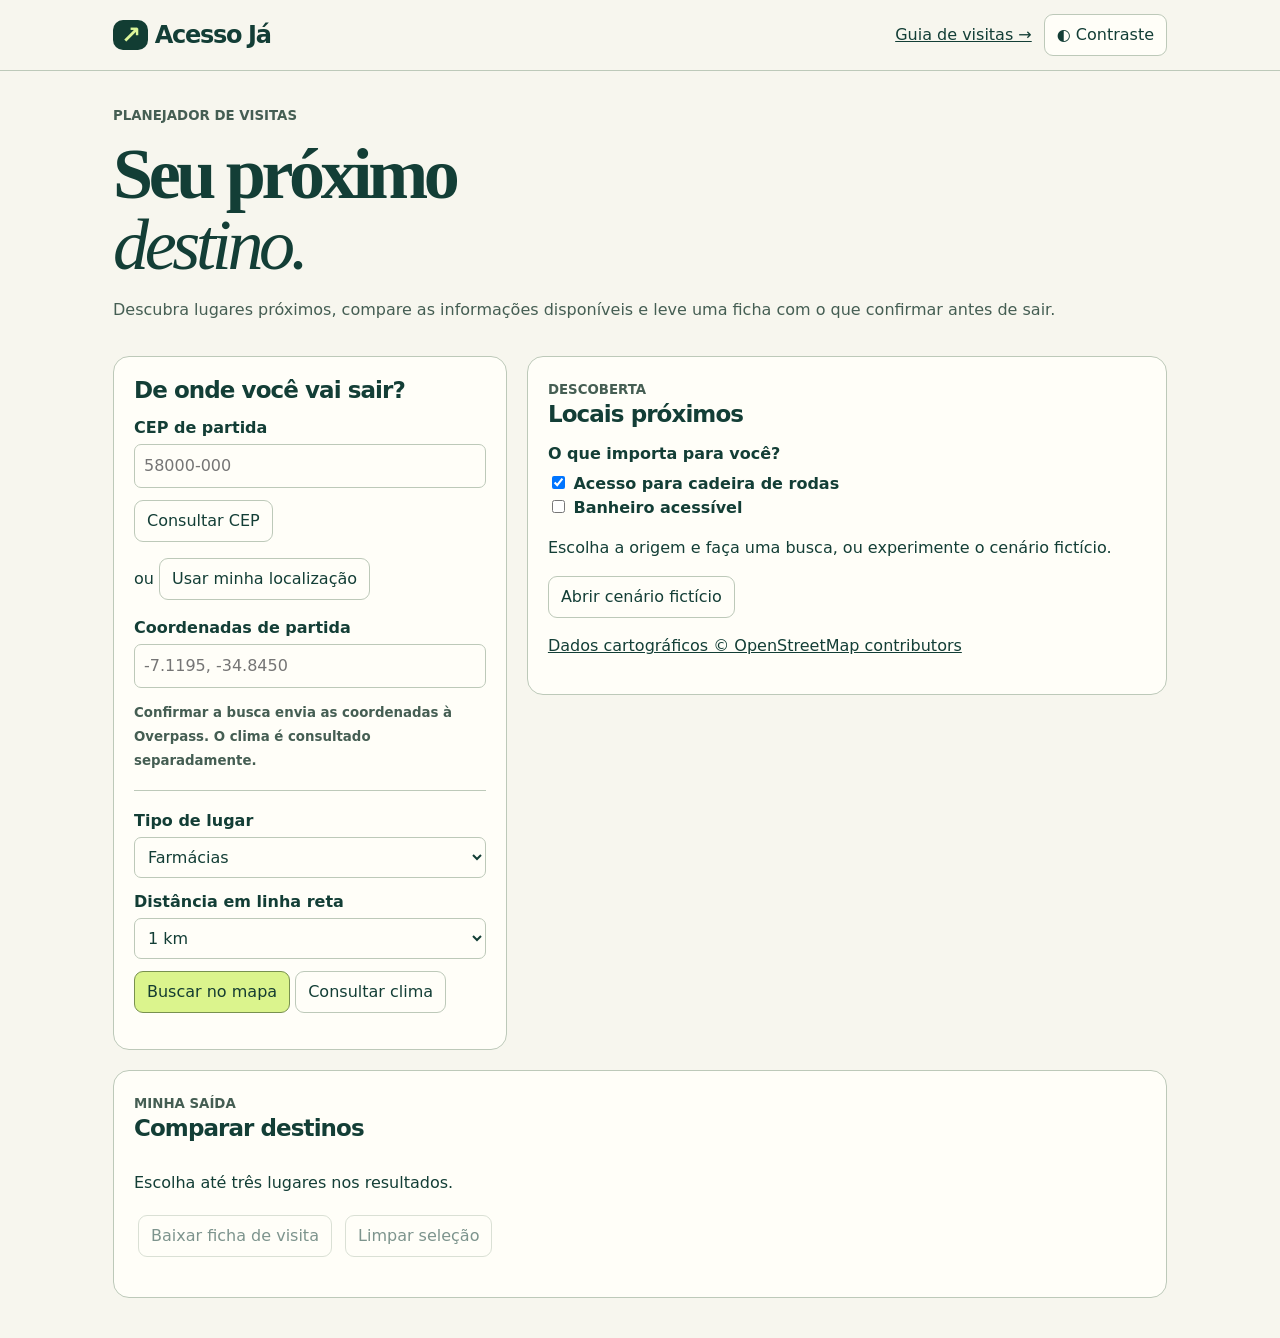
<file: index.html>
<!doctype html><html lang="pt-BR"><head><meta charset="utf-8"><meta name="viewport" content="width=device-width, initial-scale=1"><title>Acesso Já · Planejar uma saída</title><link rel="stylesheet" href="estilo.css"><link rel="stylesheet" href="radar.css"></head><body><a class="skip" href="#origem">Pular para origem</a><header><div class="wrap bar"><strong class="brand"><i>↗</i> Acesso Já</strong><a href="guia.html">Guia de visitas →</a><button id="contraste" aria-pressed="false">◐ Contraste</button></div></header><main class="wrap">
<section class="hero"><small>PLANEJADOR DE VISITAS</small><h1>Seu próximo<br><em>destino.</em></h1><p>Descubra lugares próximos, compare as informações disponíveis e leve uma ficha com o que confirmar antes de sair.</p></section>
<div class="desk"><section class="panel" id="origem"><h2>De onde você vai sair?</h2><form id="postal"><label for="cep">CEP de partida</label><input id="cep" maxlength="9" placeholder="58000-000" required><button>Consultar CEP</button></form><p>ou <button id="gps">Usar minha localização</button></p><label for="coord">Coordenadas de partida</label><input id="coord" placeholder="-7.1195, -34.8450"><small>Confirmar a busca envia as coordenadas à Overpass. O clima é consultado separadamente.</small><hr><label for="categoria">Tipo de lugar</label><select id="categoria"><option value="pharmacy">Farmácias</option><option value="restaurant">Restaurantes</option><option value="clinic">Clínicas</option><option value="library">Bibliotecas</option><option value="toilets">Banheiros públicos</option></select><label for="raio">Distância em linha reta</label><select id="raio"><option value="1000">1 km</option><option value="2500">2,5 km</option><option value="5000">5 km</option></select><button class="accent" id="buscarMapa">Buscar no mapa</button> <button id="clima">Consultar clima</button><p id="noticia" role="status"></p><div id="tempo"></div></section>
<section class="panel"><small>DESCOBERTA</small><h2>Locais próximos</h2><fieldset id="necessidades"><legend>O que importa para você?</legend><label><input type="checkbox" value="access" checked> Acesso para cadeira de rodas</label><label><input type="checkbox" value="wc"> Banheiro acessível</label></fieldset><p id="resumo" aria-live="polite">Escolha a origem e faça uma busca, ou experimente o cenário fictício.</p><button id="exemplo">Abrir cenário fictício</button><div id="resultados"></div><p><a href="https://www.openstreetmap.org/copyright">Dados cartográficos © OpenStreetMap contributors</a></p></section></div>
<section class="panel shortlist"><small>MINHA SAÍDA</small><h2>Comparar destinos</h2><div id="quadro"></div><button id="baixar">Baixar ficha de visita</button> <button id="limpar">Limpar seleção</button><p id="mensagem" role="status"></p></section></main><script src="modelo.js"></script><script src="radar.js"></script></body></html>
</file>
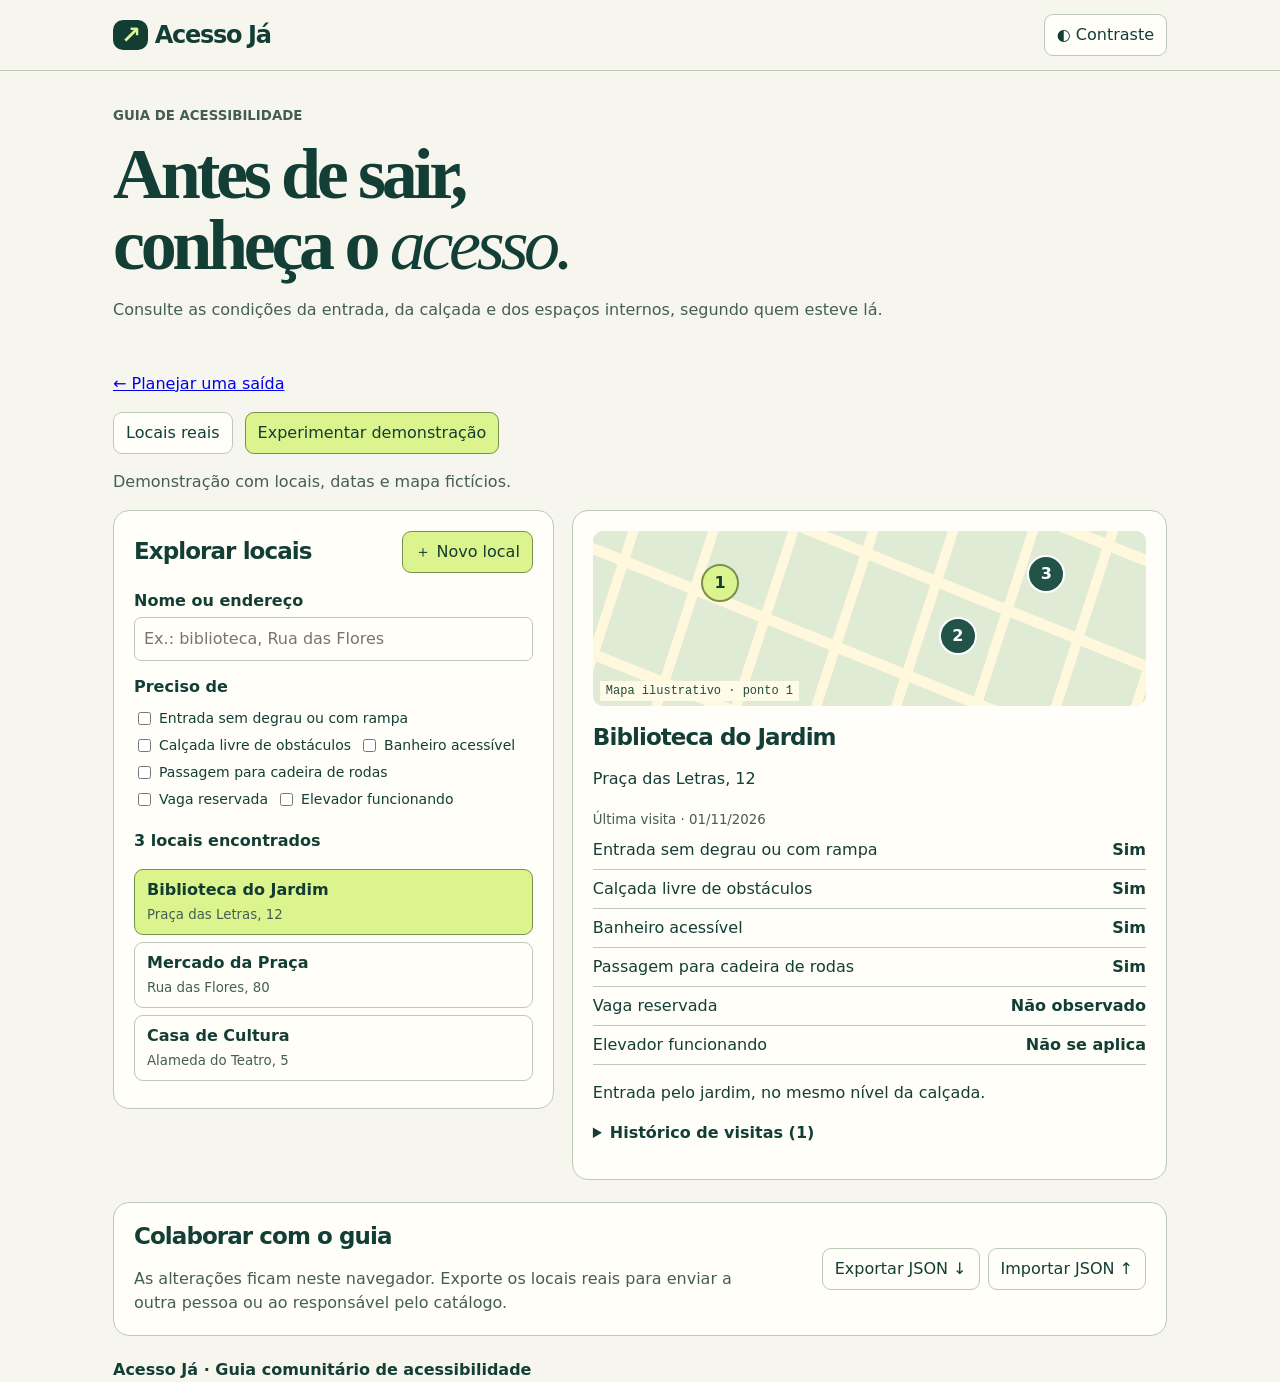
<file: guia.html>
<!doctype html><html lang="pt-BR"><head><meta charset="utf-8"><meta name="viewport" content="width=device-width,initial-scale=1"><meta name="theme-color" content="#113e37"><title>Acesso Já · Guia de acessibilidade</title><link rel="stylesheet" href="estilo.css"></head><body>
<a class="skip" href="#buscar">Pular para busca</a><header><div class="wrap bar"><strong class="brand"><i aria-hidden="true">↗</i> Acesso Já</strong><button id="contrast" aria-pressed="false">◐ Contraste</button></div></header>
<main class="wrap"><section class="hero"><small>GUIA DE ACESSIBILIDADE</small><h1>Antes de sair,<br>conheça o <em>acesso.</em></h1><p>Consulte as condições da entrada, da calçada e dos espaços internos, segundo quem esteve lá.</p></section>
<p><a href="index.html">← Planejar uma saída</a></p><nav aria-label="Catálogo"><button id="real" aria-pressed="false">Locais reais</button><button id="demo" aria-pressed="true">Experimentar demonstração</button></nav><p id="source"></p>
<div class="columns"><section class="panel"><div class="heading"><h2>Explorar locais</h2><button id="add" class="accent">＋ Novo local</button></div><label for="buscar">Nome ou endereço</label><input type="search" id="buscar" placeholder="Ex.: biblioteca, Rua das Flores"><fieldset id="filters"><legend>Preciso de</legend></fieldset><p id="count" role="status"></p><div id="list"></div></section>
<section class="panel detail" aria-label="Local selecionado"><div id="map"></div><div id="details"></div></section></div>
<section class="share"><div><h2>Colaborar com o guia</h2><p>As alterações ficam neste navegador. Exporte os locais reais para enviar a outra pessoa ou ao responsável pelo catálogo.</p></div><div><button id="export">Exportar JSON ↓</button> <button id="import">Importar JSON ↑</button><input type="file" id="file" accept=".json,application/json" hidden></div></section><p id="status" role="status"></p></main>
<dialog id="dlg" aria-labelledby="formtitle"><form id="form"><h2 id="formtitle"></h2><div id="identity"><label>Nome do local<input id="name" maxlength="100"></label><label>Endereço e cidade<input id="address" maxlength="200"></label><div class="coords"><label>Latitude<input id="lat" type="number" step="any" min="-85" max="85" placeholder="-7.12"></label><label>Longitude<input id="lon" type="number" step="any" min="-180" max="180" placeholder="-34.86"></label></div><small>Coordenadas opcionais, em graus decimais. Preencha as duas para marcar no mapa.</small></div><label>Data da visita<input id="date" type="date" required></label><fieldset id="conditions"><legend>O que você observou?</legend></fieldset><label>Observação ou barreira encontrada<textarea id="note" rows="2" maxlength="500" placeholder="Ex.: degrau na entrada lateral"></textarea></label><p id="error" role="alert"></p><div class="heading"><button type="button" id="cancel">Cancelar</button><button class="accent">Salvar avaliação</button></div></form></dialog><footer class="wrap">Acesso Já · Guia comunitário de acessibilidade</footer><script src="dados.js"></script><script src="app.js"></script></body></html>
</file>
<file: estilo.css>
*{box-sizing:border-box}body{margin:0;--bg:#f7f6ee;--paper:#fffef8;--ink:#133e36;--muted:#455e53;--line:#bdc9b9;--lime:#dbf48d;background:var(--bg);color:var(--ink);font:16px/1.5 system-ui,sans-serif}body.contrast{--bg:#000;--paper:#101010;--ink:white;--muted:white;--line:white;--lime:#ffed68}.wrap{max-width:1150px;margin:auto;padding-inline:clamp(14px,4vw,48px)}header{border-bottom:1px solid var(--line)}.bar,.heading,.share,nav{display:flex;align-items:center;gap:12px;justify-content:space-between}.bar{padding-block:14px}.brand{font-size:24px;letter-spacing:-.055em}.brand i{font-style:normal;background:#123d33;color:#dcf59a;border-radius:10px;padding:1px 8px}.hero{padding:32px 0 18px}.hero small,legend,#count,footer{font-weight:650}.hero h1{font:700 clamp(36px,5.8vw,72px)/.99 Georgia,serif;letter-spacing:-.06em;margin:12px 0}.hero em{font-weight:400}.hero p,.share p,#source,small{color:var(--muted)}nav{justify-content:flex-start;flex-wrap:wrap}button,input,select,textarea{font:inherit;color:inherit}button{border:1px solid var(--line);background:var(--paper);padding:8px 12px;border-radius:9px;cursor:pointer}button:hover{border-color:var(--ink)}button[aria-pressed=true],.accent{background:var(--lime);color:#143c31;border-color:#78914f}button:focus-visible,input:focus-visible,textarea:focus-visible,select:focus-visible,a:focus-visible{outline:3px solid #ca5b19;outline-offset:3px}.columns{display:grid;grid-template-columns:1fr 1.35fr;gap:18px;align-items:start}.panel,.share,dialog{background:var(--paper);border:1px solid var(--line);border-radius:16px;padding:20px}.share{margin-top:18px}.share p{max-width:600px;margin-bottom:0}.share>div:last-child{display:flex;flex-wrap:wrap;gap:8px}h2,h3{line-height:1.2;margin:0 0 12px}h2{font-size:23px;letter-spacing:-.04em}.heading h2{margin:0}.heading{flex-wrap:wrap;margin-bottom:16px}label{display:block;font-weight:600}input:not([type=checkbox],[type=file]),textarea,select{display:block;background:var(--paper);border:1px solid var(--line);border-radius:7px;padding:9px;width:100%;margin:4px 0 12px}fieldset{border:0;margin:14px 0;padding:0}legend{padding:0;margin-bottom:6px}#filters label{font-size:14px;font-weight:500;display:inline-flex;align-items:center;gap:5px;margin:3px 8px 3px 0}#list button{display:block;width:100%;text-align:left;margin:7px 0}.item-name{display:block;font-weight:bold}#map{isolation:isolate;position:relative;overflow:hidden;border-radius:10px;margin-bottom:18px}.sketch{height:175px;background-color:#dfebd4;background-image:repeating-linear-gradient(22deg,transparent 0 42px,#fff8dc 43px 53px,transparent 54px 98px),repeating-linear-gradient(108deg,transparent 0 33px,#fff8dc 34px 43px,transparent 44px 76px)}.pin{position:absolute;transform:translate(-50%,-50%);border-radius:50%;background:#215348;color:white;border:2px solid white;width:38px;height:38px;padding:0;font-weight:bold}.caption{position:absolute;bottom:5px;left:7px;background:#fffbe9;color:#224a39;font:12px monospace;padding:3px 6px}.row{display:flex;justify-content:space-between;gap:12px;border-bottom:1px solid var(--line);padding:7px 0}.row b{text-align:right}.share,footer{margin-block:22px}.skip{position:absolute;left:-999px}.skip:focus{left:8px;background:white;color:black;z-index:5}.coords{display:flex;gap:10px}.coords>*{min-width:0;flex:1}dialog{color:var(--ink);width:min(540px,94vw);max-height:88vh}dialog::backdrop{background:#0c2823aa}details{margin:14px 0}summary{cursor:pointer;font-weight:bold}iframe{width:100%;height:230px;border:0}#error{color:#a52f16}.contrast #error{color:#ff9}#status{font-weight:bold}@media(max-width:780px){.columns{grid-template-columns:1fr}.share{display:block}.share p{margin-bottom:12px}.panel{padding:15px}}
</file>
<file: radar.css>
.desk{display:grid;grid-template-columns:minmax(270px,.8fr) minmax(320px,1.3fr);gap:20px;align-items:start}.shortlist{margin:20px 0 40px}.card{padding:16px 0;border-bottom:1px solid var(--line)}.card h3{margin:0}.card p{margin:5px 0 10px}.badge{display:inline-block;padding:3px 8px;border-radius:5px;background:#e6efde;color:#214c36;font-size:.87rem;margin:2px}.desk small,.shortlist small{font-weight:650}.shortlist table{width:100%;border-collapse:collapse;margin:15px 0}.shortlist td,.shortlist th{border-bottom:1px solid var(--line);padding:9px 5px;text-align:left}#quadro{overflow:auto}.desk hr{border:0;border-top:1px solid var(--line);margin:18px 0}a{color:inherit}.bar{flex-wrap:wrap}.bar a{margin-left:auto}.shortlist button,.card button,.card a{margin:4px}.panel button:disabled{opacity:.55}#tempo{border-left:4px solid var(--line);padding-left:12px} @media(max-width:680px){.desk{grid-template-columns:1fr}.bar{gap:6px}.wrap{padding-inline:12px}}
</file>
